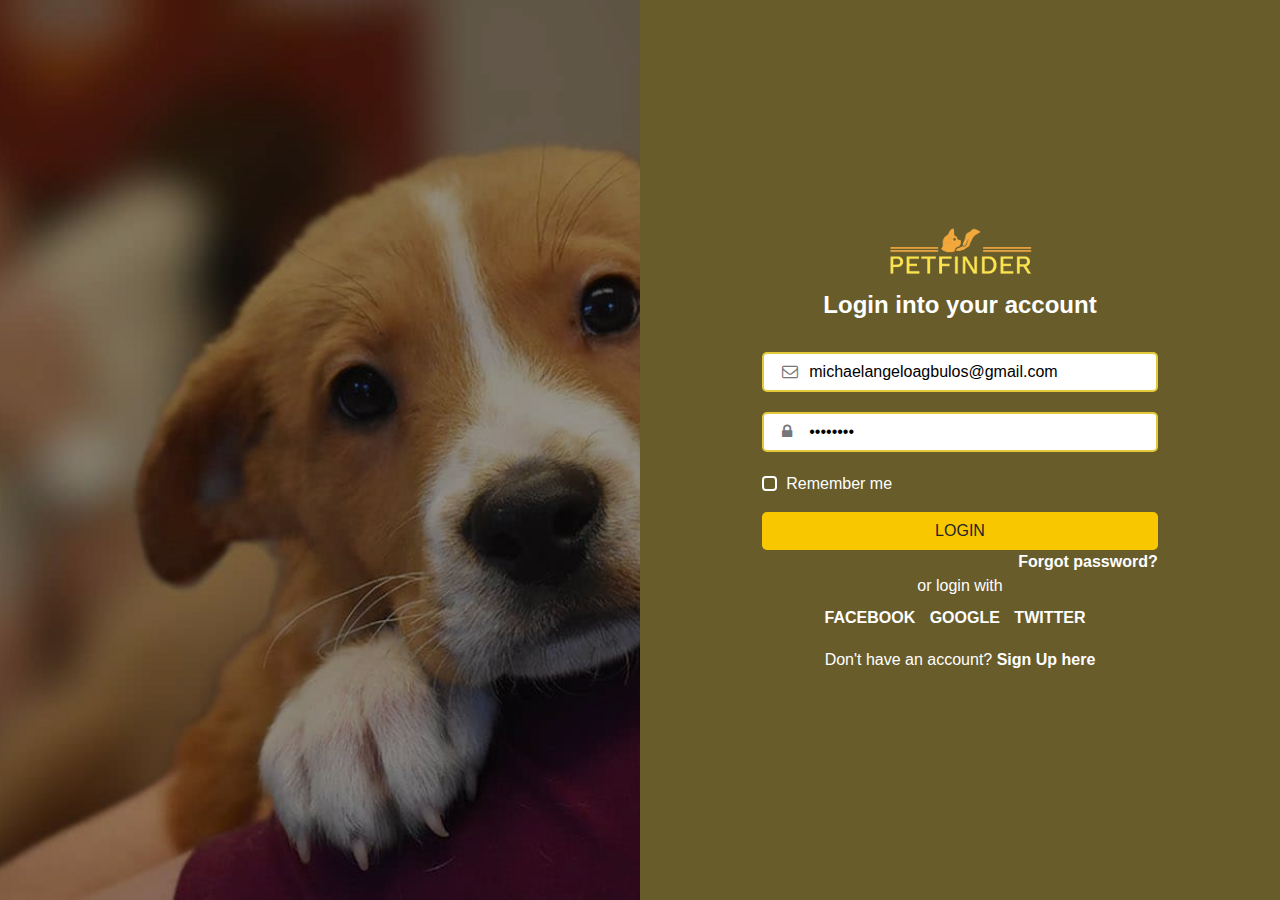
<file: login.html>
<!DOCTYPE html>
<html>
  <head>
    <title>Login</title>
    <meta charset="utf-8" />
    <meta
      name="viewport"
      content="width=device-width, initial-scale=1, shrink-to-fit=no"
    />
    <link href="style.css" rel="stylesheet" type="text/css" />
    <link
      rel="stylesheet"
      href="https://stackpath.bootstrapcdn.com/bootstrap/4.5.0/css/bootstrap.min.css"
    />
    <link
      href="https://stackpath.bootstrapcdn.com/font-awesome/4.7.0/css/font-awesome.min.css"
      rel="stylesheet"
    />
    <script src="https://code.jquery.com/jquery-3.5.1.slim.min.js"></script>
    <!-- Shortcut icon -->
    <link
      rel="shortcut icon"
      href="img/petfinder-logo-removebg-preview.png"
      type="image/x-icon"
    />

    <script>
      const validEmail = "michaelangeloagbulos@gmail.com";
      const validPassword = "password";
      function login() {
        const username = document.querySelector("#email").value;
        const password = document.querySelector("#password").value;

        if (username == validEmail && password == validPassword) {
          alert("Login successful!");
          window.location.href = "dash.html";
        } else if (username == "") {
          alert("Please enter an email address");
          return;
        } else if (password == "") {
          alert("Please enter a password");
          return;
        } else {
          alert("Invalid email or password. Please try again.");
          return;
        }
      }
    </script>
  </head>
  <body>
    <div class="container-fluid">
      <div class="row">
        <!-- IMAGE CONTAINER BEGIN -->
        <div
          class="col-lg-6 col-md-6 d-none d-md-block infinity-image-container"
        ></div>
        <!-- IMAGE CONTAINER END -->

        <!-- FORM CONTAINER BEGIN -->
        <div class="col-lg-6 col-md-6 infinity-form-container">
          <div class="col-lg-9 col-md-12 col-sm-9 col-xs-12 infinity-form">
            <!-- Company Logo -->
            <div class="text-center mb-3 mt-5">
              <img src="petfinder-logo-removebg-preview.png" width="150px" />
            </div>
            <div class="text-center mb-4">
              <h4>Login into your account</h4>
            </div>
            <!-- Form -->
            <form class="px-3">
              <!-- Input Box -->
              <div class="form-input">
                <span><i class="fa fa-envelope-o"></i></span>
                <input
                  type="email"
                  id="email"
                  name="email"
                  placeholder="Email Address"
				  value="michaelangeloagbulos@gmail.com"
                  tabindex="10"
                  required
                />
              </div>
              <div class="form-input">
                <span><i class="fa fa-lock"></i></span>
                <input
                  type="password"
                  id="password"
                  name="password"
                  placeholder="Password"
				  value="password"
                  required
                />
              </div>
              <div class="row mb-3">
                <!-- Remember Checkbox -->
                <div class="col-auto d-flex align-items-center">
                  <div class="custom-control custom-checkbox">
                    <input
                      type="checkbox"
                      class="custom-control-input"
                      id="cb1"
                    />
                    <label class="custom-control-label text-white" for="cb1"
                      >Remember me</label
                    >
                  </div>
                </div>
              </div>
              <!-- Login Button -->
              <div class="mb-24">
                <button type="button" class="btn btn-block" onclick="login()">
                  Login
                </button>
              </div>
              <div class="text-right">
                <a href="reset.html" class="forget-link">Forgot password?</a>
              </div>
              <div class="text-center mb-2">
                <div class="text-center mb-2 text-white">or login with</div>

                <!-- Facebook Button -->
                <a href="" class="btn btn-social btn-facebook">facebook</a>

                <!-- Google Button -->
                <a href="" class="btn btn-social btn-google">google</a>

                <!-- Twitter Button -->
                <a href="" class="btn btn-social btn-twitter">twitter</a>
              </div>
              <div class="text-center mb-5 text-white">
                Don't have an account?
                <a class="register-link" href="SignUp.html">Sign Up here</a>
              </div>
            </form>
          </div>
        </div>
        <!-- FORM CONTAINER END -->
      </div>
    </div>
  </body>
</html>
</file>
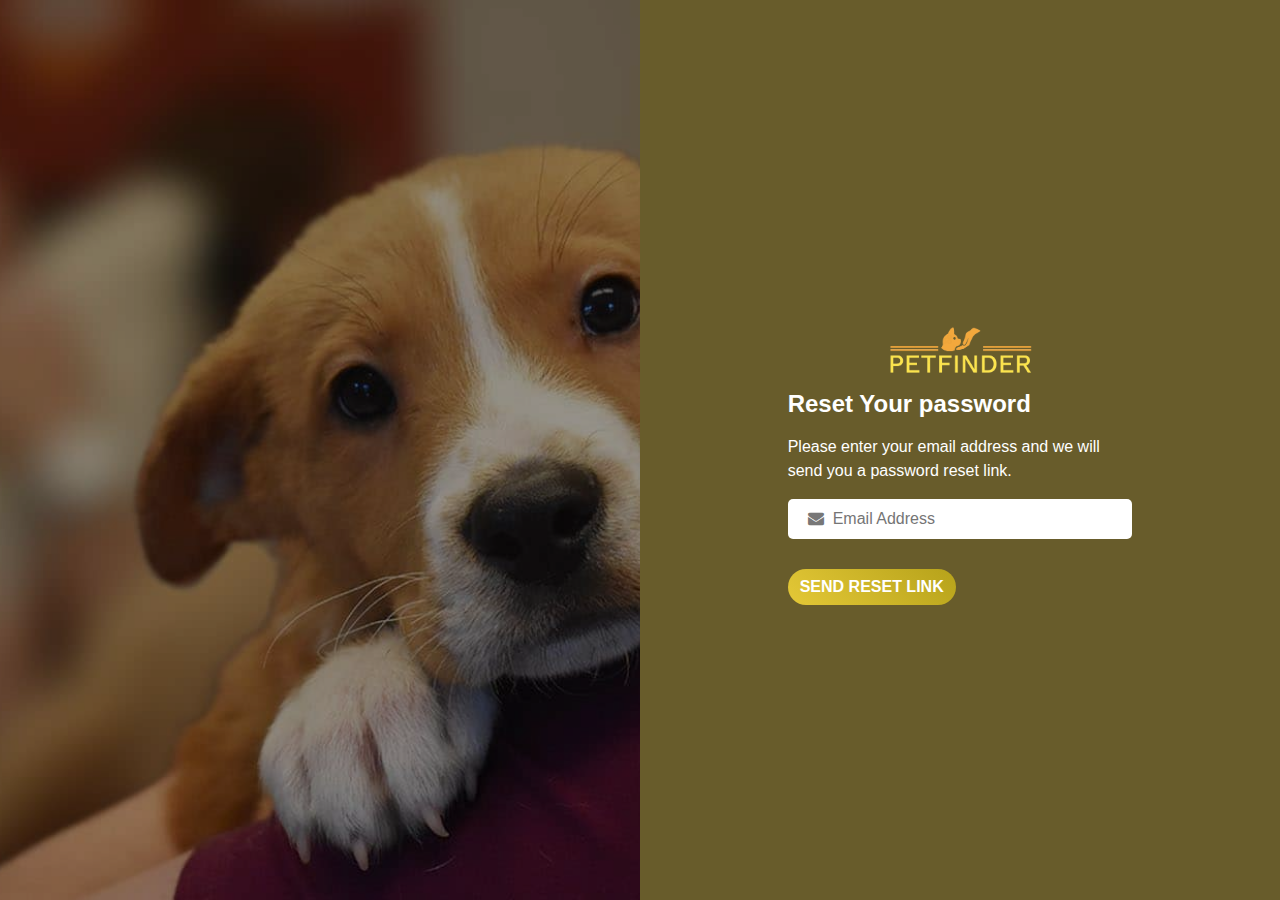
<file: reset.html>
<!DOCTYPE html>
<html>
<head>
    <title>Reset</title>
    <meta charset="utf-8">
    <meta name="viewport" content="width=device-width, initial-scale=1, shrink-to-fit=no">
    <link href="style.css" rel="stylesheet" type="text/css">
    <link rel="stylesheet" href="https://stackpath.bootstrapcdn.com/bootstrap/4.5.0/css/bootstrap.min.css">
    <link href="https://stackpath.bootstrapcdn.com/font-awesome/4.7.0/css/font-awesome.min.css" rel="stylesheet">
    <script src="https://code.jquery.com/jquery-3.5.1.slim.min.js"></script>
    <!-- Shortcut icon -->
    <link rel="shortcut icon" href="img/petfinder-logo-removebg-preview.png" type="image/x-icon">
</head>
<body>
    <div class="container-fluid">
        <div class="row">
            <!-- IMAGE CONTAINER BEGIN -->
            <div class="col-lg-6 col-md-6 d-none d-md-block infinity-image-container"></div>
            <!-- IMAGE CONTAINER END -->


            <!-- FORM CONTAINER BEGIN -->
            <div class="col-lg-6 col-md-6 infinity-form-container">
                <div class="col-lg-8 col-md-12 col-sm-8 col-xs-12 infinity-form">
                    <div class="text-center mb-3 mt-5">
                        <img src="petfinder-logo-removebg-preview.png" width="150px">
                    </div>
                    <div class="reset-form d-block">
                        <form class="reset-password-form px-3">
                            <h4 class="mb-3">Reset Your password</h4>
                            <p class="mb-3 text-white">
                                Please enter your email address and we will send you a password reset link.
                            </p>

                            <div class="form-input">
                                <span><i class="fa fa-envelope"></i></span>
                                <input type="email" name="" placeholder="Email Address" tabindex="10" required>
                            </div>
                            <div class="mb-3">
                                <button type="submit" class="btn">Send Reset Link</button>
                            </div>
                        </form>
                    </div>

                    <div class="reset-confirmation d-none px-3">
                        <div class="mb-4">
                            <h4 class="mb-3">Link was sent</h4>
                            <h6 class="text-white">Please, check your inbox for a password reset link.</h6>
                        </div>

                        <a href="login.html">
                            <button type="submit" class="btn">Login Now</button>
                        </a>
                    </div>
                </div>
            </div>
            <!-- FORM CONTAINER END -->
        </div>
    </div>

    <script type="text/javascript">
        function PasswordReset() {
            $('form.reset-password-form').on('submit', function(e) {
                e.preventDefault();
                $('.reset-form').removeClass('d-block').addClass('d-none');
                $('.reset-confirmation').addClass('d-block');
            });
        }

        $(document).ready(function() {
            PasswordReset();
        });
    </script>

</body>
</html>
</file>
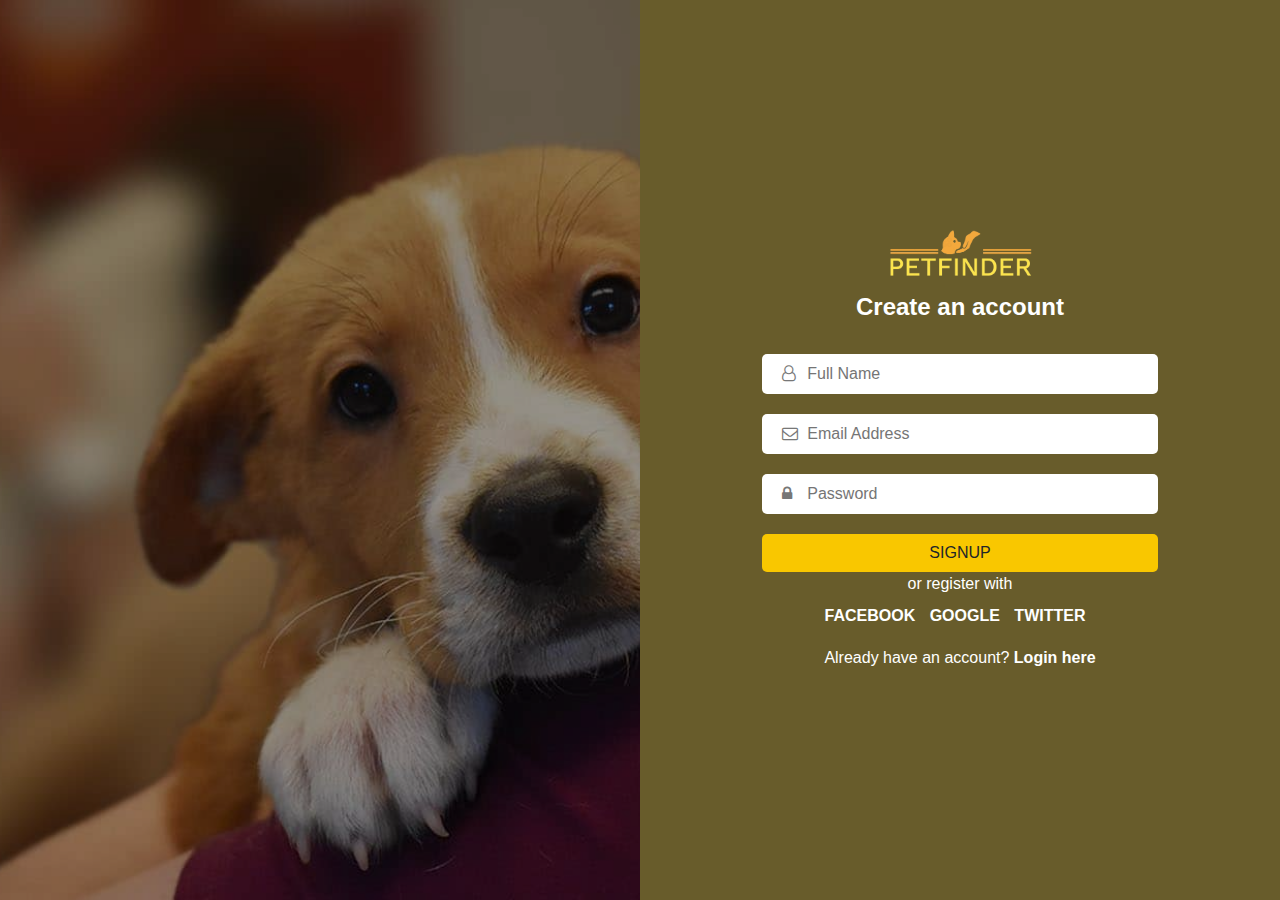
<file: SignUp.html>
<!DOCTYPE html>
<html>
<head>
	<title>SignUp</title>
	<meta charset="utf-8">
	<meta name="viewport" content="width=device-width, initial-scale=1, shrink-to-fit=no">
	<link href="style.css" rel="stylesheet" type="text/css">
	<link rel="stylesheet" href="https://stackpath.bootstrapcdn.com/bootstrap/4.5.0/css/bootstrap.min.css">
	<link href="https://stackpath.bootstrapcdn.com/font-awesome/4.7.0/css/font-awesome.min.css" rel="stylesheet">
	<script src="https://code.jquery.com/jquery-3.5.1.slim.min.js"></script>
	<!-- Shortcut icon -->
    <link rel="shortcut icon" href="img/petfinder-logo-removebg-preview.png" type="image/x-icon">
	
	<script>
		function register() {
			var fullName = document.getElementById("fullName").value;
			var email = document.getElementById("email").value;
			var password = document.getElementById("password").value;
			
			 // Validate the input fields
			 if (fullName.trim() === '') {
            alert("Please enter your full name.");
            return;
        }
        
        if (email.trim() === '') {
            alert("Please enter your email address.");
            return;
        }
        
        if (password.trim() === '') {
            alert("Please enter your password.");
            return;
        }
			
			// Example: Display the entered details in the console
			console.log("Full Name: " + fullName + "\nEmail: " + email + "\nPassword: " + password);
			
			// Redirect to another HTML file
			window.location.href = "Registration.html";
		}
	</script>
	
	
</head>
<body>
	<div class="container-fluid">
		<div class="row">
			<!-- IMAGE CONTAINER BEGIN -->
			<div class="col-lg-6 col-md-6 d-none d-md-block infinity-image-container"></div>
			<!-- IMAGE CONTAINER END -->

			<!-- FORM CONTAINER BEGIN -->
			<div class="col-lg-6 col-md-6 infinity-form-container">					
				<div class="col-lg-9 col-md-12 col-sm-8 col-xs-12 infinity-form">
					<!-- Company Logo -->
					<div class="text-center mb-3 mt-5">
						<img src="petfinder-logo-removebg-preview.png" width="150px">
					</div>
					<div class="text-center mb-4">
				    <h4>Create an account</h4>
				  </div>
					<!-- Form -->
					<form class="px-3">
						<!-- Input Box -->
						<div class="form-input">
							<span><i class="fa fa-user-o"></i></span>
							<input type="text" id="fullName" name="fullName" placeholder="Full Name" tabindex="10" required>
						</div>
						<div class="form-input">
							<span><i class="fa fa-envelope-o"></i></span>
							<input type="email" id="email" name="email" placeholder="Email Address" tabindex="10" required>
						</div>
						<div class="form-input">
							<span><i class="fa fa-lock"></i></span>
							<input type="password" id="password" name="password" placeholder="Password" required>
						</div>
						<!-- Register Button -->
				    <div class="mb-24"> 
							<button type="button" class="btn btn-block" onclick="register()">SignUp</button>
						</div>
						<div class="text-center mb-2">
		         	<div class="text-center mb-2 text-white">or register with</div>
		          <!-- Facebook Button -->
		          <a href="" class="btn btn-social btn-facebook">facebook</a>

		          <!-- Google Button -->
							<a href="" class="btn btn-social btn-google">google</a>

							<!-- Twitter Button -->
							<a href="" class="btn btn-social btn-twitter">twitter</a>
						</div>
						<div class="text-center mb-5 text-white">Already have an account?
							<a class="login-link" href="login.html">Login here</a>
		       	</div>
					</form>
				</div>
			</div>
			<!-- FORM CONTAINER END -->
		</div>
	</div>	
</body>
</html>
</file>
<file: style.css>
.container-fluid {
  background-color: black;
}

.infinity-image-container {
  background: url("Adoption-General-Images.jpg") center no-repeat;
  background-size: cover;
  opacity: 0.6;
  height: 100vh;
}

.infinity-form-container {
  background: #e3c95e75;
  display: flex;
  flex-direction: column;
  align-items: center;
  justify-content: center;
}

.infinity-form {
  display: flex;
  flex-direction: column;
  justify-content: center;
  min-height: 100vh;
}

.infinity-form h4 {
  font-weight: bold;
  color: white;
}

.infinity-form .form-input {
  position: relative;
}

.infinity-form .form-input input {
  width: 100%;
  margin-bottom: 20px;
  height: 40px;
  border: none;
  border-radius: 5px;
  outline: none;
  background: white;
  padding-left: 45px;
}

.infinity-form .form-input span {
  position: absolute;
  top: 8px;
  padding-left: 20px;
  color: #777;
}

.infinity-form .form-input input:focus,
.infinity-form .form-input input:valid {
  border: 2px solid #e4c837;
}

.infinity-form input[type="checkbox"]:not(:checked) + label:before {
  background: transparent;
  border: 2px solid white;
  width: 15px;
  height: 15px;
}

.infinity-form
  .custom-checkbox
  .custom-control-input:checked
  ~ .custom-control-label::before {
  background-color: #e4c837 !important;
  border: 0px;
}

.infinity-form button[type="submit"] {
  margin-top: 10px;
  border: none;
  cursor: pointer;
  border-radius: 20px;
  background: linear-gradient(45deg, #e4c837, #b6a21a); /*Button Color*/
  color: #fff;
  font-weight: bold;
  transition: 0.5s;
}

.infinity-form button[type="submit"]:hover {
  background: linear-gradient(
    45deg,
    #dec223,
    #ebcd24
  ); /*Button color when hover*/
}

.forget-link,
.login-link,
.register-link {
  color: #fff;
  font-weight: bold;
}

.forget-link:hover,
.login-link:hover,
.register-link:hover {
  color: #000000;
  text-decoration: none;
}

.infinity-form .btn-social {
  color: white;
  border: 0;
  display: inline-block;
  margin: 0px;
  margin-right: 10px;
  font-weight: bold;
  padding: 0px;
  margin-bottom: 10px;
}

.infinity-form .btn-social:hover {
  text-decoration: underline;
}

.infinity-form .btn-facebook:hover {
  color: hsla(221, 40%, 40%, 1);
}

.infinity-form .btn-google:hover {
  color: hsla(4, 59%, 47%, 1);
}

.infinity-form .btn-twitter:hover {
  color: hsla(195, 78%, 54%, 1);
}

.daterangepicker,
.select2-container--open .select2-dropdown--below {
  -webkit-box-shadow: 0 8px 20px 0 rgba(0, 0, 0, 0.15);
  -moz-box-shadow: 0 8px 20px 0 rgba(0, 0, 0, 0.15);
}
.font-robo {
  font-family: Roboto, Arial, "Helvetica Neue", sans-serif;
}
.font-poppins {
  font-family: Poppins, Arial, "Helvetica Neue", sans-serif;
}
.font-opensans,
body {
  font-family: "Open Sans", Arial, "Helvetica Neue", sans-serif;
}
.row {
  display: -webkit-box;
  display: -webkit-flex;
  display: -moz-box;
  display: -ms-flexbox;
  display: flex;
  -webkit-flex-wrap: wrap;
  -ms-flex-wrap: wrap;
  flex-wrap: wrap;
}
.row .col-2:last-child .input-group-desc {
  margin-bottom: 0;
}
.row-space {
  -webkit-box-pack: justify;
  -webkit-justify-content: space-between;
  -moz-box-pack: justify;
  -ms-flex-pack: justify;
  justify-content: space-between;
}
.row-refine {
  margin: 0 -15px;
}
.row-refine .col-3 .input-group-desc,
.row-refine .col-9 .input-group-desc {
  margin-bottom: 0;
}
.col-2 {
  width: -webkit-calc((100% - 30px)/ 2);
  width: -moz-calc((100% - 30px)/ 2);
  width: calc((100% - 30px) / 2);
}
@media (max-width: 767px) {
  .col-2 {
    width: 100%;
  }
}
.form-row {
  display: -webkit-box;
  display: -webkit-flex;
  display: -moz-box;
  display: -ms-flexbox;
  display: flex;
  -webkit-flex-wrap: wrap;
  -ms-flex-wrap: wrap;
  flex-wrap: wrap;
  -webkit-box-align: center;
  -webkit-align-items: center;
  -moz-box-align: center;
  -ms-flex-align: center;
  align-items: center;
  margin-bottom: 40px;
}
.form-row .name {
  width: 125px;
  color: #555;
  font-size: 15px;
  font-weight: 700;
}
body,
h1,
h2,
h3,
h4,
h5,
h6 {
  font-weight: 400;
}
.form-row .value {
  width: -webkit-calc(100% - 125px);
  width: -moz-calc(100% - 125px);
  width: calc(100% - 125px);
}
@media (max-width: 767px) {
  .form-row {
    display: block;
  }
  .form-row .name,
  .form-row .value {
    display: block;
    width: 100%;
  }
  .form-row .name {
    margin-bottom: 7px;
  }
}
.col-3,
.col-9 {
  padding: 0 15px;
  position: relative;
  width: 100%;
  min-height: 1px;
}
*,
blockquote,
body,
dd,
dl,
fieldset,
figure,
h1,
h2,
h3,
h4,
h5,
h6,
hr,
legend,
ol,
p,
pre,
ul {
  margin: 0;
  padding: 0;
}
.col-3 {
  -webkit-box-flex: 0;
  -webkit-flex: 0 0 25%;
  -moz-box-flex: 0;
  -ms-flex: 0 0 25%;
  flex: 0 0 25%;
  max-width: 25%;
}
@media (max-width: 767px) {
  .col-3 {
    -webkit-box-flex: 0;
    -webkit-flex: 0 0 35%;
    -moz-box-flex: 0;
    -ms-flex: 0 0 35%;
    flex: 0 0 35%;
    max-width: 35%;
  }
}
.col-9 {
  -webkit-box-flex: 0;
  -webkit-flex: 0 0 75%;
  -moz-box-flex: 0;
  -ms-flex: 0 0 75%;
  flex: 0 0 75%;
  max-width: 75%;
}
@media (max-width: 767px) {
  .col-9 {
    -webkit-box-flex: 0;
    -webkit-flex: 0 0 65%;
    -moz-box-flex: 0;
    -ms-flex: 0 0 65%;
    flex: 0 0 65%;
    max-width: 65%;
  }
}
html {
  -webkit-box-sizing: border-box;
  -moz-box-sizing: border-box;
  box-sizing: border-box;
}
*,
:after,
:before {
  -webkit-box-sizing: inherit;
  -moz-box-sizing: inherit;
  box-sizing: inherit;
}
li > ol,
li > ul {
  margin-bottom: 0;
}
table {
  border-collapse: collapse;
  border-spacing: 0;
}
fieldset {
  min-width: 0;
  border: 0;
}
button {
  outline: 0;
  background: 0 0;
  border: none;
}
.page-wrapper {
  min-height: 100vh;
}
body {
  font-size: 14px;
}
h1 {
  font-size: 36px;
}
h2 {
  font-size: 30px;
}
h3 {
  font-size: 24px;
}
h4 {
  font-size: 18px;
}
h5 {
  font-size: 15px;
}
h6 {
  font-size: 13px;
}

.bg-gra-03 {
    background-image: url('Adoption-General-Images.jpg');
    background-blend-mode: darken;

}
.p-t-100 {
  padding-top: 100px;
}
.p-t-130 {
  padding-top: 130px;
}
.p-t-180 {
  padding-top: 180px;
}
.p-t-45 {
  padding-top: 45px;
}
.p-t-20 {
  padding-top: 20px;
}
.p-t-15 {
  padding-top: 15px;
}
.p-t-10 {
  padding-top: 10px;
}
.p-t-30 {
  padding-top: 30px;
}
.p-b-100 {
  padding-bottom: 100px;
}
.p-b-50 {
  padding-bottom: 50px;
}
.m-r-45 {
  margin-right: 45px;
}
.m-r-55 {
  margin-right: 55px;
}
.m-b-55 {
  margin-bottom: 55px;
}
.wrapper {
  margin: 0 auto;
}
.wrapper--w960 {
  max-width: 960px;
}
.wrapper--w790 {
  max-width: 790px;
}
.wrapper--w780 {
  max-width: 780px;
}
.wrapper--w680 {
  max-width: 680px;
}
.btn {
  display: inline-block;
  line-height: 50px;
  padding: 0 50px;
  -webkit-transition: all 0.4s ease;
  -o-transition: all 0.4s ease;
  -moz-transition: all 0.4s ease;
  transition: all 0.4s ease;
  cursor: pointer;
  font-size: 15px;
  text-transform: uppercase;
  font-weight: 700;
  color: #fff;
  font-family: inherit;
}
.btn--radius {
  -webkit-border-radius: 3px;
  -moz-border-radius: 3px;
  border-radius: 3px;
}
.btn--radius-2 {
  -webkit-border-radius: 5px;
  -moz-border-radius: 5px;
  border-radius: 5px;
}
.btn--pill {
  -webkit-border-radius: 20px;
  -moz-border-radius: 20px;
  border-radius: 20px;
}
.btn--green {
  background: #ebdd43;
}
.btn--green:hover {
  background: #ebc91f;
}
.btn--blue {
  background: #d7c30b;
}
.btn--blue:hover {
  background: #dfc60a;
}
.btn--red {
  background: #c4a921;
}
.btn--red:hover {
  background: #f9c700;
}
td.active {
  background-color: #2c6ed5;
}
input[type="datei"] {
  padding: 14px;
}
.table-condensed td,
.table-condensed th {
  font-size: 14px;
  font-family: Roboto, Arial, "Helvetica Neue", sans-serif;
  font-weight: 400;
}
.label,
.title {
  font-weight: 700;
}
.daterangepicker td {
  width: 40px;
  height: 30px;
}
.daterangepicker {
  box-shadow: 0 8px 20px 0 rgba(0, 0, 0, 0.15);
  display: none;
  border: 1px solid #e0e0e0;
  margin-top: 5px;
}
.daterangepicker::after,
.daterangepicker::before {
  display: none;
}
.daterangepicker thead tr th {
  padding: 10px 0;
}
.daterangepicker .table-condensed th select {
  border: 1px solid #ccc;
  -webkit-border-radius: 3px;
  -moz-border-radius: 3px;
  border-radius: 3px;
  font-size: 14px;
  padding: 5px;
  outline: 0;
}
input {
  outline: 0;
  margin: 0;
  border: none;
  -webkit-box-shadow: none;
  -moz-box-shadow: none;
  box-shadow: none;
  width: 100%;
  font-size: 14px;
  font-family: inherit;
}
.radio-container {
  display: inline-block;
  position: relative;
  padding-left: 30px;
  cursor: pointer;
  font-size: 16px;
  color: #666;
  -webkit-user-select: none;
  -moz-user-select: none;
  -ms-user-select: none;
  user-select: none;
}
.radio-container input {
  position: absolute;
  opacity: 0;
  cursor: pointer;
}
.radio-container input:checked ~ .checkmark {
  background-color: #e5e5e5;
}
.radio-container input:checked ~ .checkmark:after {
  display: block;
}
.radio-container .checkmark:after {
  top: 50%;
  left: 50%;
  -webkit-transform: translate(-50%, -50%);
  -moz-transform: translate(-50%, -50%);
  -ms-transform: translate(-50%, -50%);
  -o-transform: translate(-50%, -50%);
  transform: translate(-50%, -50%);
  width: 12px;
  height: 12px;
  -webkit-border-radius: 50%;
  -moz-border-radius: 50%;
  border-radius: 50%;
  background: #e5bd0c;
}
.checkmark {
  position: absolute;
  top: 50%;
  -webkit-transform: translateY(-50%);
  -moz-transform: translateY(-50%);
  -ms-transform: translateY(-50%);
  -o-transform: translateY(-50%);
  transform: translateY(-50%);
  left: 0;
  height: 20px;
  width: 20px;
  background-color: #e5e5e5;
  -webkit-border-radius: 50%;
  -moz-border-radius: 50%;
  border-radius: 50%;
  -webkit-box-shadow: inset 0 1px 3px 0 rgba(0, 0, 0, 0.08);
  -moz-box-shadow: inset 0 1px 3px 0 rgba(0, 0, 0, 0.08);
  box-shadow: inset 0 1px 3px 0 rgba(0, 0, 0, 0.08);
}
.checkmark:after {
  content: "";
  position: absolute;
  display: none;
}
.input-group,
.input-group-desc {
  position: relative;
}
.input--style-5 {
  background: #e5e5e5;
  line-height: 50px;
  -webkit-border-radius: 5px;
  -moz-border-radius: 5px;
  border-radius: 5px;
  padding: 0 22px;
  font-size: 16px;
  color: #555;
}
@media (max-width: 767px) {
  .input-group-desc {
    margin-bottom: 40px;
  }
}
.input-group {
  margin: 0;
}
.label {
  color: #555;
  font-size: 15px;
}
.label--block {
  width: 100%;
}
.label--desc {
  position: absolute;
  text-transform: capitalize;
  display: block;
  color: #999;
  font-size: 14px;
  margin: 7px 0 0;
  left: 0;
}
.select--no-search .select2-search {
  display: none !important;
}
.select2-container--open .select2-dropdown--below {
  -webkit-border-radius: 3px;
  -moz-border-radius: 3px;
  border-radius: 3px;
  box-shadow: 0 8px 20px 0 rgba(0, 0, 0, 0.15);
  border: 1px solid #e0e0e0fe;
  margin-top: 5px;
  overflow: hidden;
}
.select2-container--default .select2-results__option {
  padding-left: 22px;
}
.rs-select2 .select2-container {
  width: 100% !important;
  outline: 0;
  background: #e5e5e5;
  -webkit-border-radius: 5px;
  -moz-border-radius: 5px;
  border-radius: 5px;
}
.rs-select2 .select2-container .select2-selection--single {
  outline: 0;
  border: none;
  height: 50px;
  background: 0 0;
}
.card,
.card-5 {
  background: #fff;
}
.rs-select2
  .select2-container
  .select2-selection--single
  .select2-selection__rendered {
  line-height: 50px;
  color: #555;
  font-size: 16px;
  font-family: inherit;
  padding-left: 22px;
  padding-right: 50px;
}
.rs-select2
  .select2-container
  .select2-selection--single
  .select2-selection__arrow {
  height: 50px;
  right: 15px;
  display: -webkit-box;
  display: -webkit-flex;
  display: -moz-box;
  display: -ms-flexbox;
  display: flex;
  -webkit-box-pack: center;
  -webkit-justify-content: center;
  -moz-box-pack: center;
  -ms-flex-pack: center;
  justify-content: center;
  -webkit-box-align: center;
  -webkit-align-items: center;
  -moz-box-align: center;
  -ms-flex-align: center;
  align-items: center;
}
.rs-select2
  .select2-container
  .select2-selection--single
  .select2-selection__arrow
  b {
  display: none;
}
.rs-select2
  .select2-container
  .select2-selection--single
  .select2-selection__arrow:after {
  font-family: Material-Design-Iconic-Font;
  content: "\f2f9";
  font-size: 24px;
  color: #999;
  -webkit-transition: all 0.4s ease;
  -o-transition: all 0.4s ease;
  -moz-transition: all 0.4s ease;
  transition: all 0.4s ease;
}
.rs-select2
  .select2-container.select2-container--open
  .select2-selection--single
  .select2-selection__arrow::after {
  -webkit-transform: rotate(-180deg);
  -moz-transform: rotate(-180deg);
  -ms-transform: rotate(-180deg);
  -o-transform: rotate(-180deg);
  transform: rotate(-180deg);
}
.title {
  font-size: 24px;
  text-transform: uppercase;
  text-align: center;
  color: #fff;
}
.card {
  -webkit-border-radius: 3px;
  -moz-border-radius: 3px;
  border-radius: 3px;
}
.card-5 {
  -webkit-border-radius: 10px;
  -moz-border-radius: 10px;
  border-radius: 10px;
  -webkit-box-shadow: 0 8px 20px 0 rgba(0, 0, 0, 0.15);
  -moz-box-shadow: 0 8px 20px 0 rgba(0, 0, 0, 0.15);
  box-shadow: 0 8px 20px 0 rgba(0, 0, 0, 0.15);
}
.card-5 .card-heading {
  padding: 20px 0;
  background: #1a1a1a;
  -webkit-border-top-left-radius: 10px;
  -moz-border-radius-topleft: 10px;
  border-top-left-radius: 10px;
  -webkit-border-top-right-radius: 10px;
  -moz-border-radius-topright: 10px;
  border-top-right-radius: 10px;
}
.card-5 .card-body {
  padding: 52px 85px 73px;
}
@media (max-width: 767px) {
  .card-5 .card-body {
    padding: 40px 30px 50px;
  }
}

.regbtn{ 
    color: white;
    text-decoration: none;

}

.header{
    background-image: linear-gradient(rgba(0,0,0,0.8), rgba(0,0,0,0)), url("img/Adoption-General-Images.jpg");
    height: 100vh;
    background-position: center;
    background-size: cover;
}

.services{
    background-color: #ffe9a3;
}

#match{
    background-image: url(img/match.png);
}

#volunteer{
    background-image: url(img/AnimalServicesVolunteer.jpg);
    background-position: center;
    background-size: cover;
}

#guides{
    background-image: url(img/pet-guide.png);
    background-position: center;
    background-size: cover;
}

#contact {
    background-color: hwb(25 18% 33%);
}

div.copyright {
    background-color: black;
    padding: 15px 0px;
}

div.copyright p{
    font-size: small;
    color: white;
    text-align: center;
}

div.mb-24 {
  font-weight: bold;
  background-color: #f9c700;
  border-radius: 5px;
}

div.mb-24 :hover {
  font-weight: bold;
  background-color: #b6a21a;
}
</file>
